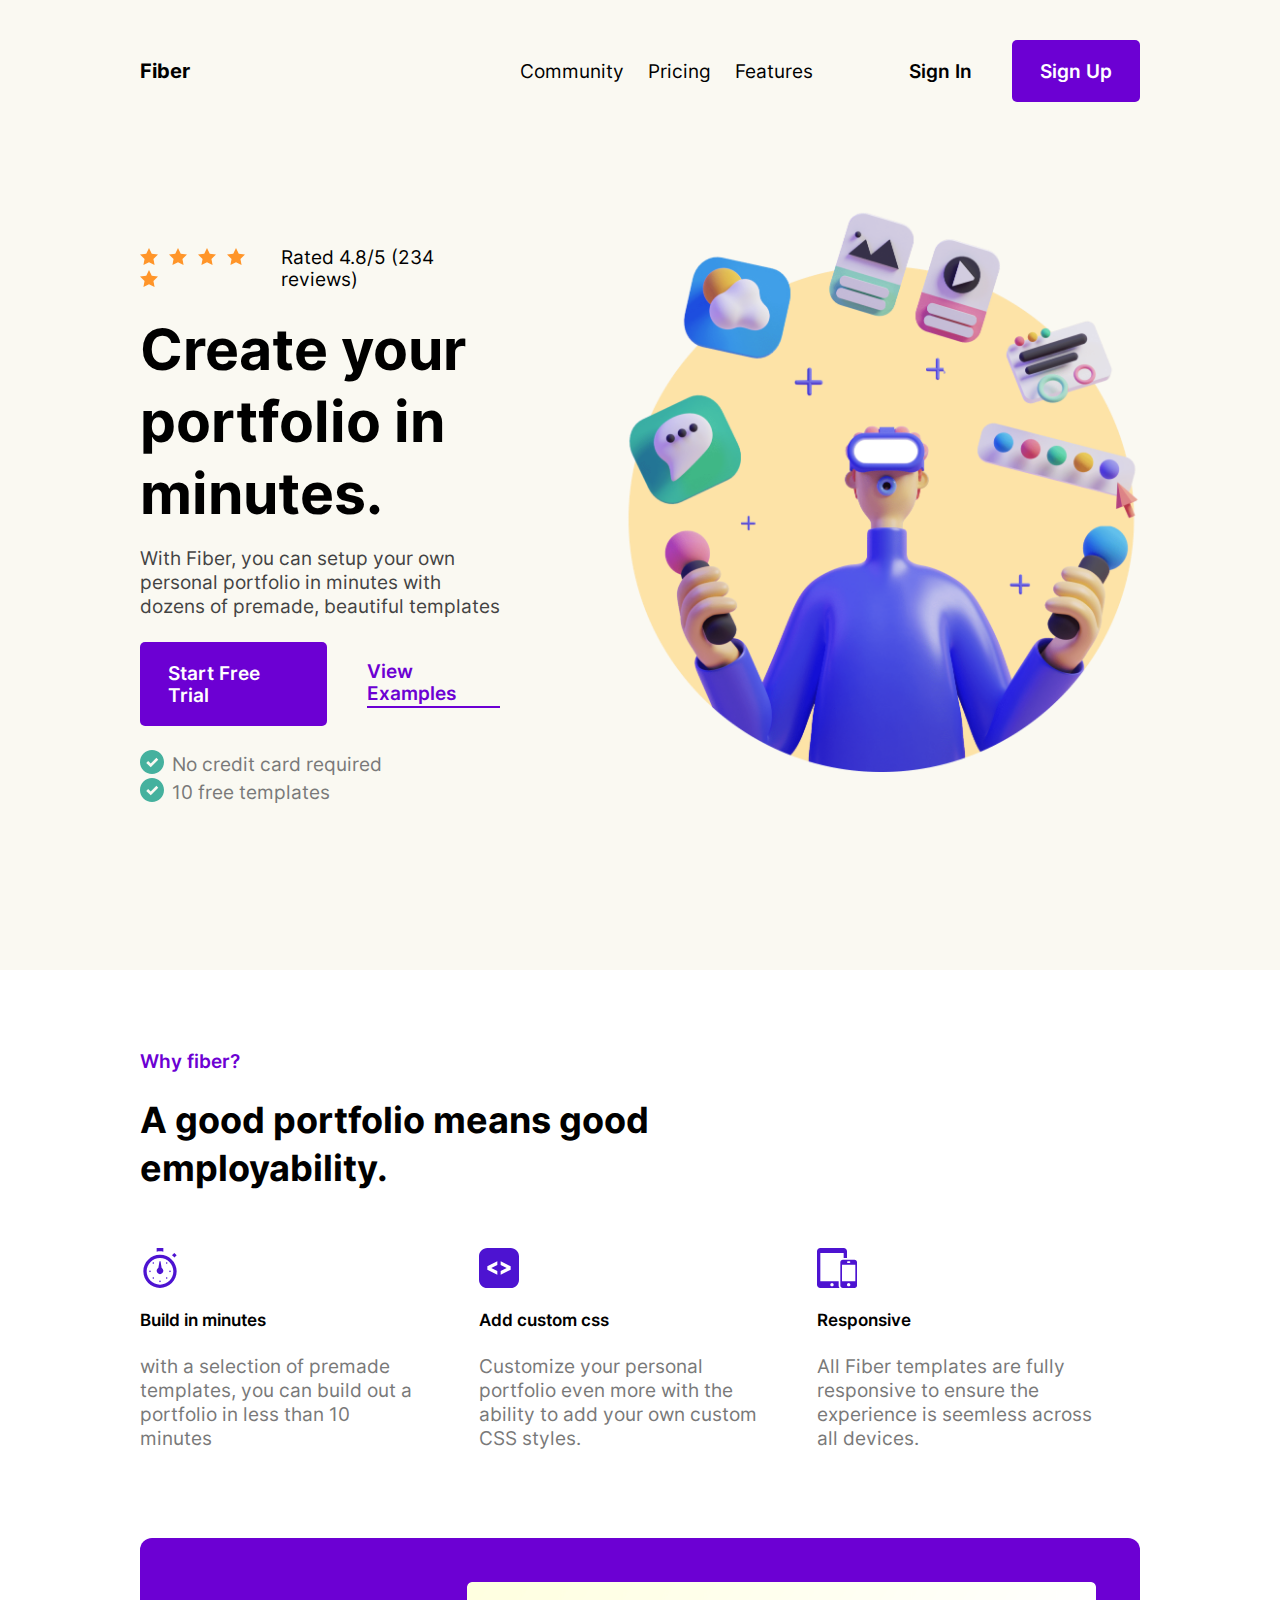
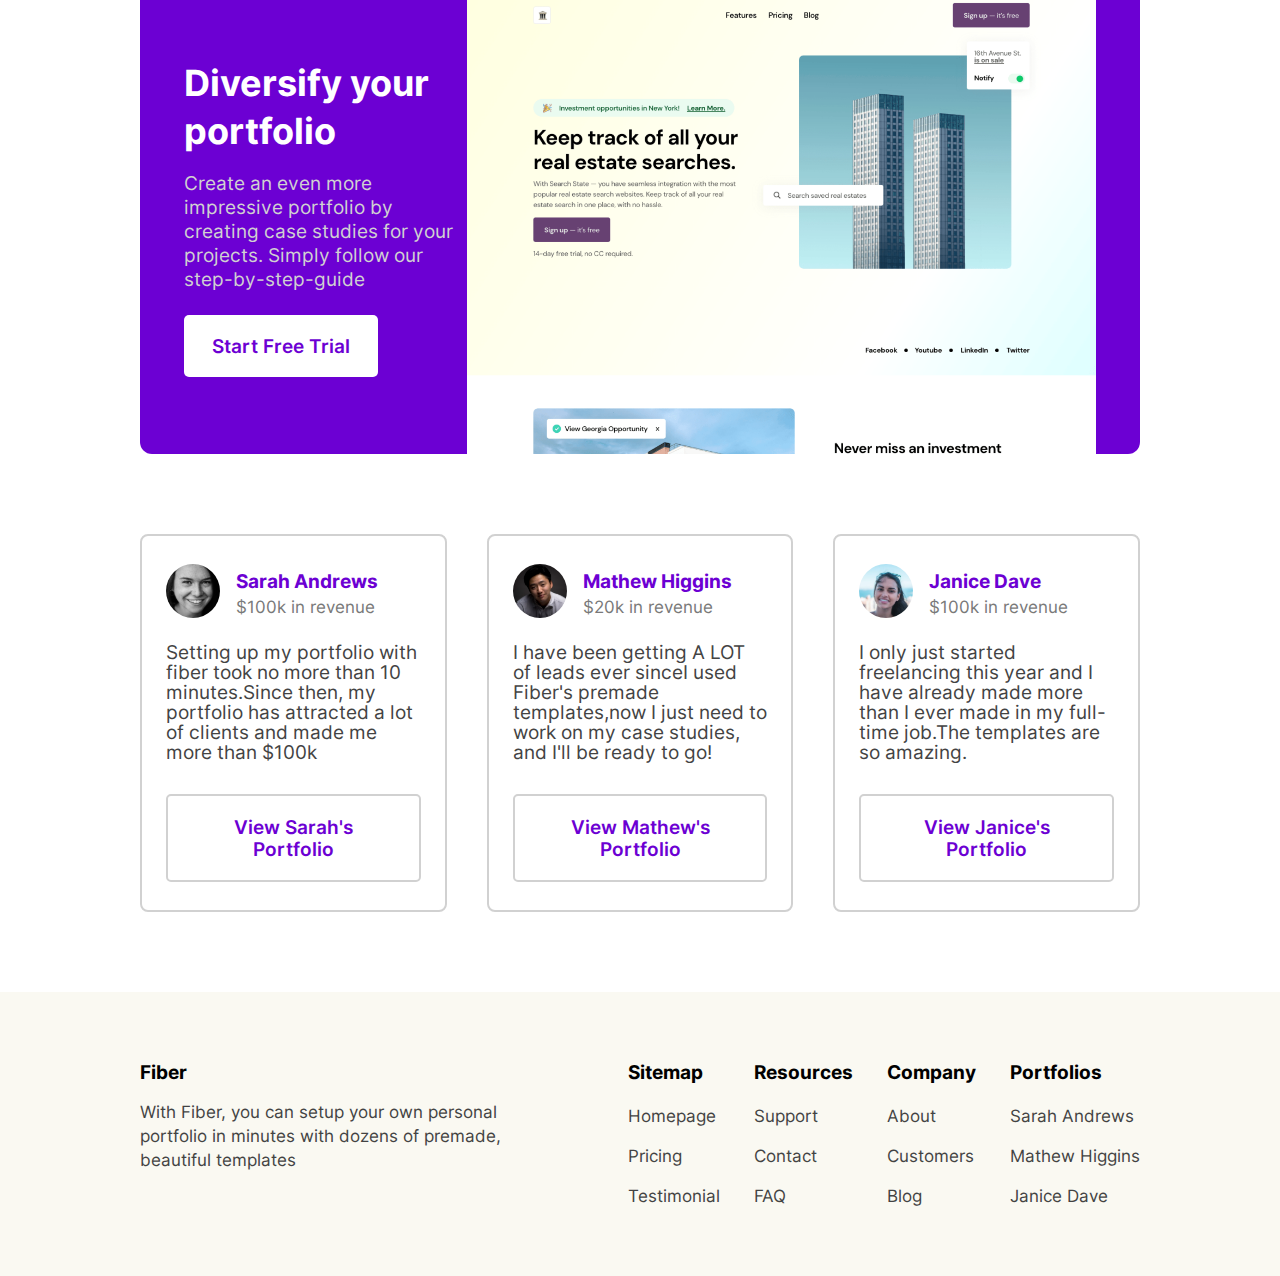
<file: src/pages/index.html>
<!DOCTYPE html>
<html lang="en">
  <head>
    <meta charset="UTF-8" />
    <meta http-equiv="X-UA-Compatible" content="IE=edge" />
    <meta name="viewport" content="width=device-width, initial-scale=1.0" />
    <link rel="stylesheet" href="../styles/page/main.css" />
    <title>Fiber</title>
  </head>
  <body>
    <header class="main-header">
      <nav class="nav">
        <div class="brand-logo">Fiber</div>
        <div class="navigation">
          <ul class="nav-list">
            <li class="nav-list__item">Community</li>
            <li class="nav-list__item">Pricing</li>
            <li class="nav-list__item">Features</li>
          </ul>
        </div>

        <div class="nav_call-to-actions">
          <a class="button" id="sign-in">Sign in</a>
          <a
            class="button button-primary"
            id="sign-up"
            href="../pages/login.html"
            >Sign up</a
          >
        </div>
      </nav>
      <div class="hero">
        <div class="hero-container">
          <div class="hero_content">
            <div class="hero_review-tag">
              <div class="rate_star">
                <span
                  ><img src="../assets/icons/star.svg" alt="star icon"
                /></span>
                <span
                  ><img src="../assets/icons/star.svg" alt="star icon"
                /></span>
                <span
                  ><img src="../assets/icons/star.svg" alt="star icon"
                /></span>
                <span
                  ><img src="../assets/icons/star.svg" alt="star icon"
                /></span>
                <span
                  ><img src="../assets/icons/star.svg" alt="star icon"
                /></span>
              </div>
              <p>Rated 4.8/5 (234 reviews)</p>
            </div>
            <div class="hero_headline">
              <h1>Create your portfolio in minutes.</h1>
              <p>
                With Fiber, you can setup your own personal portfolio in minutes
                with dozens of premade, beautiful templates
              </p>
            </div>
            <div class="hero_call-to-action">
              <a class="button button-primary" id="start-trial_button"
                >start free trial</a
              >
              <a class="button" id="info-button">view examples</a>
            </div>
            <div class="hero_free_access">
              <span
                ><span><img src="../assets/icons/Checkmark.svg" /></span
                ><span>No credit card required</span></span
              >
              <span
                ><span><img src="../assets/icons/Checkmark.svg" /></span
                ><span>10 free templates</span></span
              >
            </div>
          </div>
        </div>

        <div class="hero_bg">
          <img src="../assets/img/hero-Illustration.png" />
        </div>
      </div>
    </header>

    <main>
      <section id="about-us">
        <div class="about-us__intro">
          <span>Why fiber?</span>
          <h2>A good portfolio means good employability.</h2>
        </div>
        <div class="feature">
          <div class="feature_card feature_card-1">
            <span><img src="../assets/icons/time.svg" /></span>
            <h3 class="feature-card__title">Build in minutes</h3>
            <p class="feature-card__description">
              with a selection of premade templates, you can build out a
              portfolio in less than 10 minutes
            </p>
          </div>
          <div class="feature_card feature_card-2">
            <span><img src="../assets/icons/code.svg" /></span>
            <h3 class="feature-card__title">Add custom css</h3>
            <p class="feature-card__description">
              Customize your personal portfolio even more with the ability to
              add your own custom CSS styles.
            </p>
          </div>
          <div class="feature_card feature_card-3">
            <span><img src="../assets/icons/allSizes.svg" /></span>
            <h3 class="feature-card__title">Responsive</h3>
            <p class="feature-card__description">
              All Fiber templates are fully responsive to ensure the experience
              is seemless across all devices.
            </p>
          </div>
        </div>
        <div class="call-to-action-section">
          <div class="info">
            <h2>Diversify your portfolio</h2>
            <p>
              Create an even more impressive portfolio by creating case studies
              for your projects. Simply follow our step-by-step-guide
            </p>
            <a class="button button-secondary">start free trial</a>
          </div>
          <div class="preview-box">
            <img src="../assets/img/Page-Image.png" />
          </div>
        </div>
      </section>
      <section class="user-reviews">
        <div class="review-container">
          <div class="review">
            <header class="review_user-info">
              <span><img src="../assets/icons/User-Avatar-1.svg" /></span>
              <div>
                <h3>Sarah Andrews</h3>
                <p>$100k in revenue</p>
              </div>
            </header>
            <article>
              Setting up my portfolio with fiber took no more than 10
              minutes.Since then, my portfolio has attracted a lot of clients
              and made me more than $100k
            </article>
            <a class="button button-tertiary">view Sarah's Portfolio</a>
          </div>
          <div class="review">
            <header class="review_user-info">
              <span><img src="../assets/icons/User-Avatar-2.svg" /></span>
              <div>
                <h3>Mathew Higgins</h3>
                <p>$20k in revenue</p>
              </div>
            </header>
            <article>
              I have been getting A LOT of leads ever sinceI used Fiber's
              premade templates,now I just need to work on my case studies, and
              I'll be ready to go!
            </article>
            <a class="button button-tertiary">view Mathew's Portfolio</a>
          </div>
          <div class="review">
            <header class="review_user-info">
              <span><img src="../assets/icons/User-Avatar-3.svg" /></span>
              <div>
                <h3>Janice Dave</h3>
                <p>$100k in revenue</p>
              </div>
            </header>
            <article>
              I only just started freelancing this year and I have already made
              more than I ever made in my full-time job.The templates are so
              amazing.
            </article>
            <a class="button button-tertiary">view Janice's Portfolio</a>
          </div>
        </div>
      </section>
    </main>
    <footer class="main-footer">
      <div class="brand-info">
        <h3>Fiber</h3>
        <p>
          With Fiber, you can setup your own personal portfolio in minutes with
          dozens of premade, beautiful templates
        </p>
      </div>
      <div class="navigation">
        <div class="footer_nav-list">
          <h3>Sitemap</h3>
          <nav>
            <ul>
              <li>Homepage</li>
              <li>Pricing</li>
              <li>Testimonial</li>
            </ul>
          </nav>
        </div>
        <div class="footer_nav-list">
          <h3>Resources</h3>
          <nav>
            <ul>
              <li>Support</li>
              <li>Contact</li>
              <li>FAQ</li>
            </ul>
          </nav>
        </div>
        <div class="footer_nav-list">
          <h3>Company</h3>
          <nav>
            <ul>
              <li>About</li>
              <li>Customers</li>
              <li>Blog</li>
            </ul>
          </nav>
        </div>
        <div class="footer_nav-list">
          <h3>Portfolios</h3>
          <nav>
            <ul>
              <li>Sarah Andrews</li>
              <li>Mathew Higgins</li>
              <li>Janice Dave</li>
            </ul>
          </nav>
        </div>
      </div>
    </footer>
  </body>
</html>
</file>
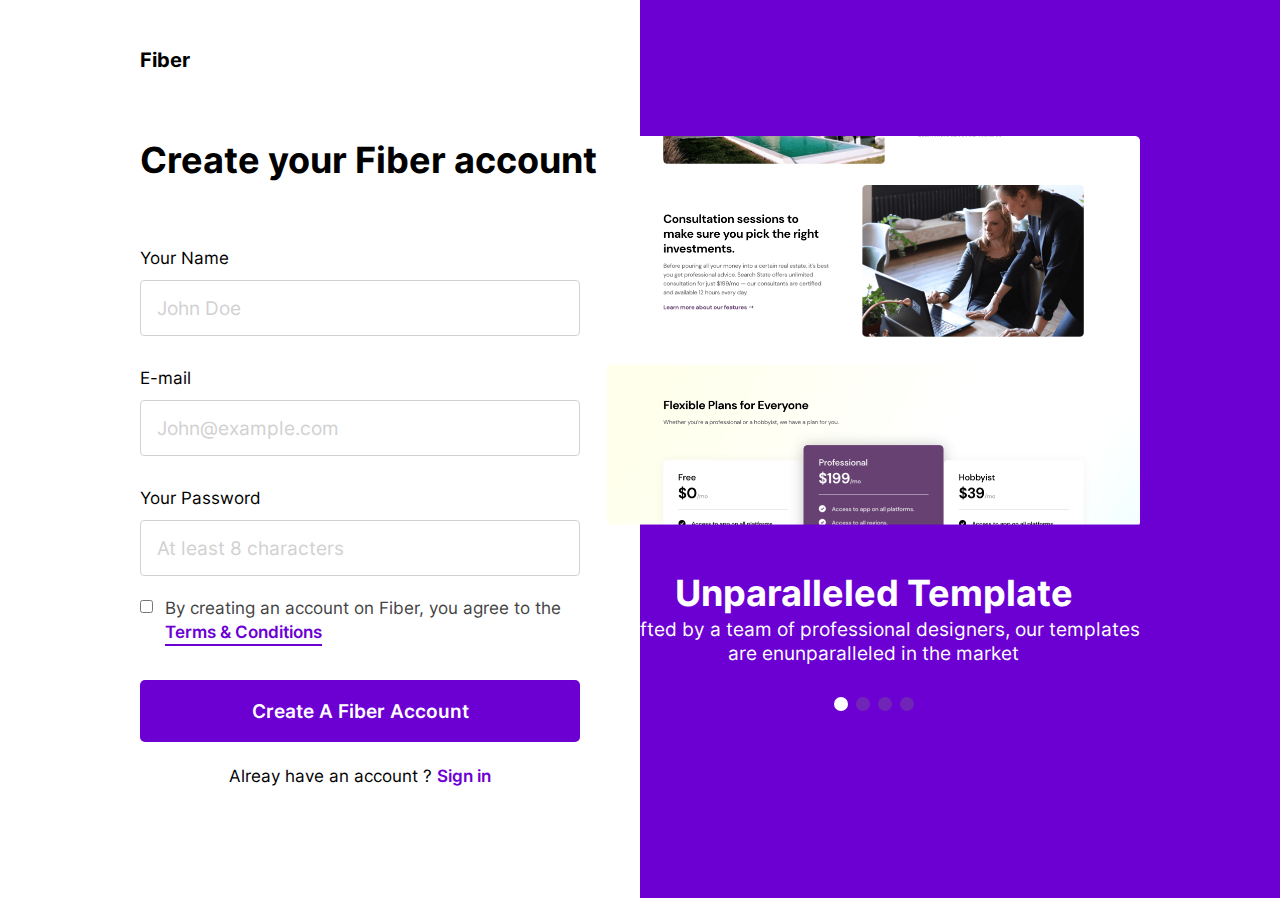
<file: src/pages/login.html>
<!DOCTYPE html>
<html lang="en">
  <head>
    <meta charset="UTF-8" />
    <meta http-equiv="X-UA-Compatible" content="IE=edge" />
    <meta name="viewport" content="width=device-width, initial-scale=1.0" />
    <link rel="stylesheet" href="../styles/page/login.css" />
    <title>Login - Fiber</title>
  </head>
  <body>
    <div class="auth-container">
      <header>
        <h3 class="brand-logo"><a href="../pages/index.html">Fiber</a></h3>
      </header>
      <div class="auth-main">
        <div>
          <h2 class="form-block-title">Create your Fiber account</h2>
          <div class="form-block">
            <form class="form-block__inputs">
              <div class="input-block">
                <label for="user_fullname">Your Name</label>
                <input type="text" placeholder="John Doe" id="user_fullname" />
              </div>
              <div class="input-block">
                <label for="user_email">E-mail</label>
                <input
                  type="email"
                  placeholder="John@example.com"
                  id="user_email"
                />
              </div>
              <div class="input-block" id="password-block">
                <label for="user_password">Your Password</label>
                <input
                  type="password"
                  placeholder="At least 8 characters"
                  id="user_password"
                />
              </div>
              <div id="terms_condition">
                <label
                  >By creating an account on Fiber, you agree to the
                  <span class="terms"><a>Terms & Conditions</a></span></label
                >
                <input type="checkbox" />
              </div>
              <div class="auth-action-button">
                <a class="button button-primary">Create a Fiber account</a>
              </div>
            </form>
            <div class="change-auth-type">
              Alreay have an account ? <span><a>Sign in</a></span>
            </div>
          </div>
        </div>

        <div class="slides">
          <div class="slide">
            <div class="slide__image">
              <img src="../assets/img/Sign-Up-Image.png" />
            </div>
            <div class="slide__content">
              <h2>Unparalleled Template</h2>
              <p>
                Crafted by a team of professional designers, our templates are
                enunparalleled in the market
              </p>
              <span class="pag-indicator">
                <span class="pag-circle current"></span>
                <span class="pag-circle"></span>
                <span class="pag-circle"></span>
                <span class="pag-circle"></span>
              </span>
            </div>
          </div>
          <div class="slides_indicator"></div>
        </div>
      </div>
    </div>
  </body>
</html>
</file>
<file: src/styles/page/main.css>
@import url(../components/_font.css);
@import url(../components/_variable.css);
@import url(../components/_default.css);
@import url(../components/_button.css);
@import url(../components/_header.css);
@import url(../components/_hero.css);
@import url(../components/_about-us.css);
@import url(../components/_review.css);
@import url(../components/_footer.css);
</file>
<file: src/styles/page/login.css>
@import url(../components/_font.css);
@import url(../components/_variable.css);
@import url(../components/_default.css);
@import url(../components/_button.css);
@import url(../components/_resetDefaultStyleForLogin.css);
@import url(../components/_pagination-dot.css);
@import url(../components/_auth.css);
</file>
